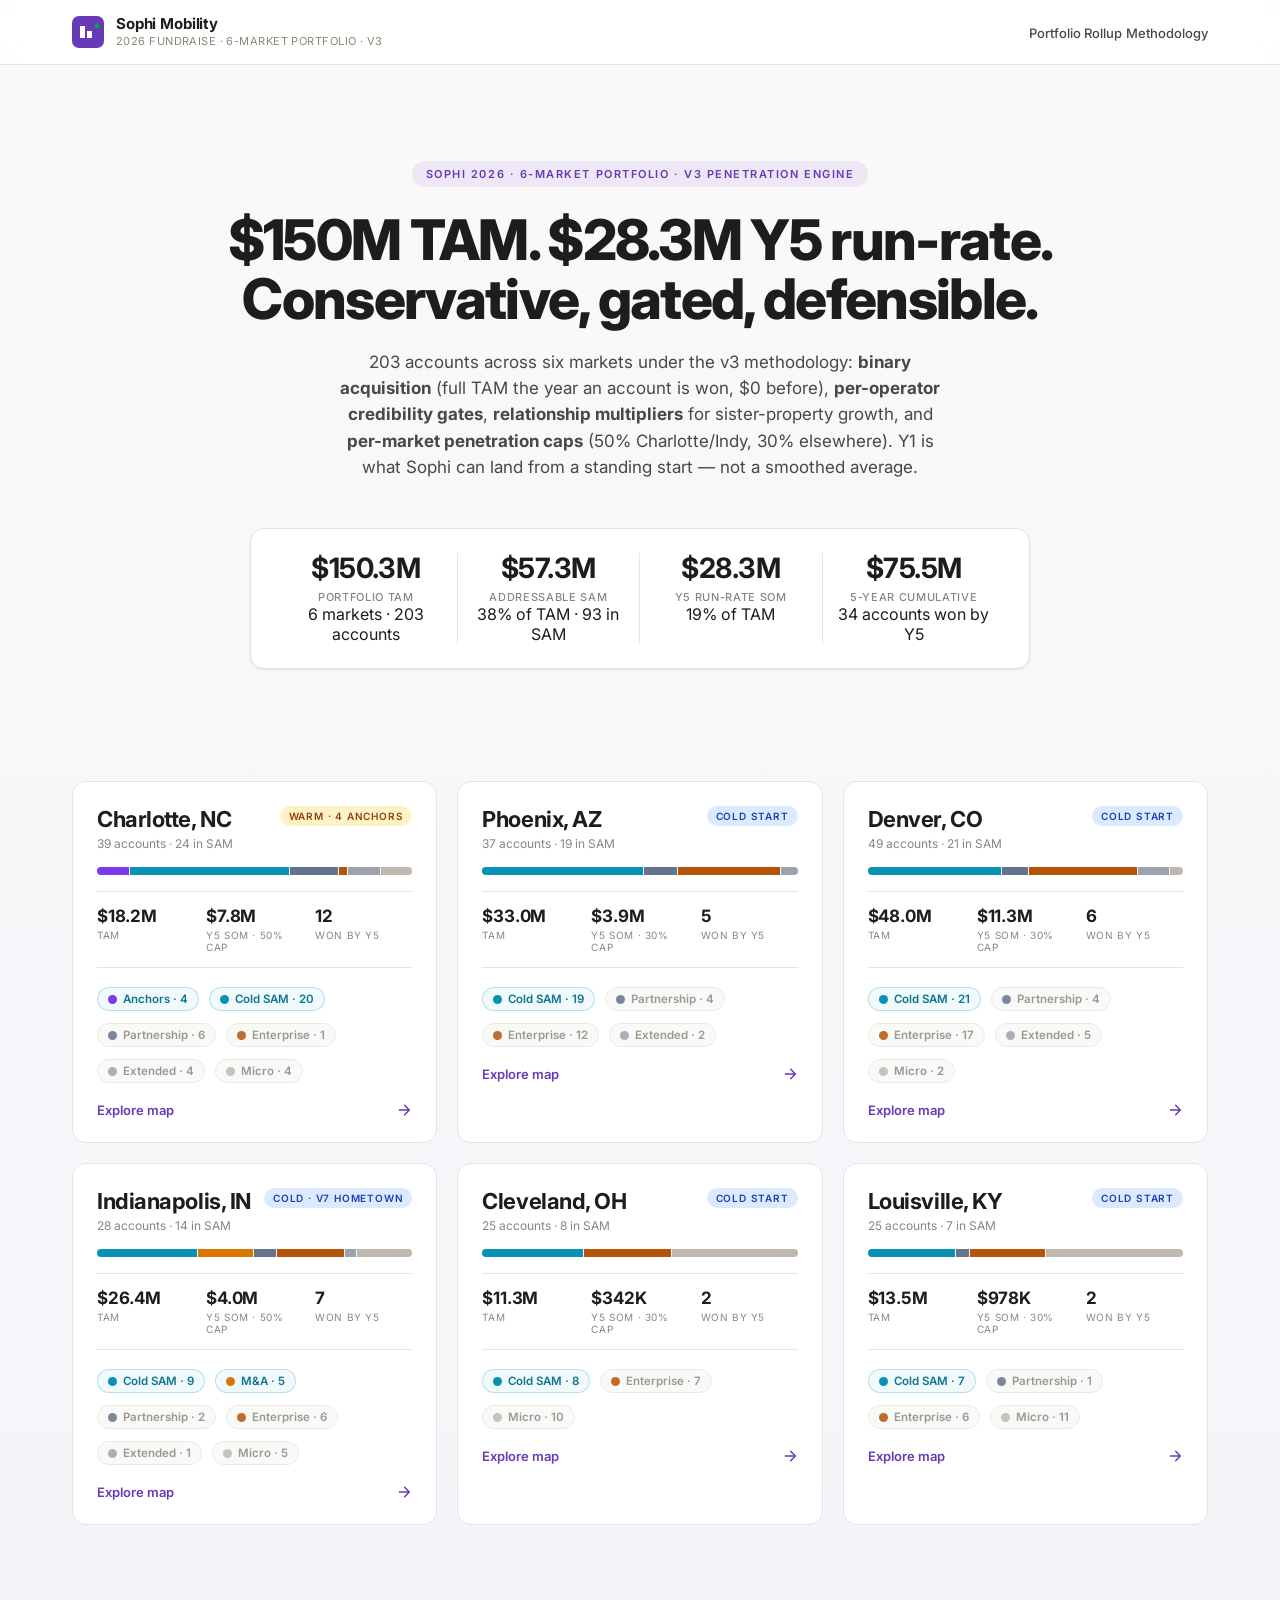
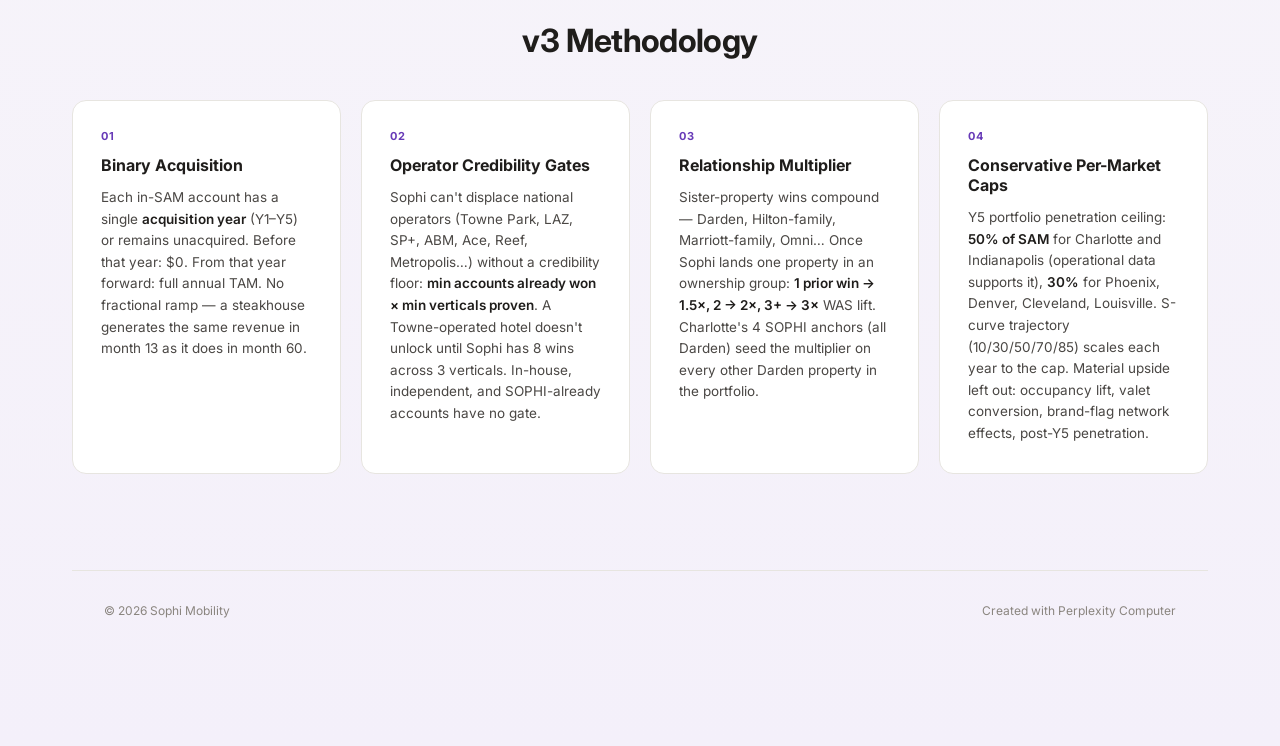
<file: index.html>
<!DOCTYPE html>
<html lang="en">
<head>
<!--
   ______                            __
  / ____/___  ____ ___  ____  __  __/ /____  _____
 / /   / __ \/ __ `__ \/ __ \/ / / / __/ _ \/ ___/
/ /___/ /_/ / / / / / / /_/ / /_/ / /_/  __/ /
\____/\____/_/ /_/ /_/ .___/\__,_/\__/\___/_/
                    /_/
        Created with Perplexity Computer
        https://www.perplexity.ai/computer
-->
<meta name="generator" content="Perplexity Computer">
<meta name="author" content="Perplexity Computer">

<meta charset="UTF-8">
<meta name="viewport" content="width=device-width, initial-scale=1.0">
<title>Sophi Mobility — 6-Market Portfolio (v3)</title>
<link rel="preconnect" href="https://fonts.googleapis.com">
<link rel="preconnect" href="https://fonts.gstatic.com" crossorigin>
<link href="https://fonts.googleapis.com/css2?family=Inter:wght@400;500;600;700;800&display=swap" rel="stylesheet">
<link rel="stylesheet" href="./style.css">
</head>
<body class="landing">

<header class="landing-header">
  <div class="landing-header-inner">
    <div class="logo-lockup">
      <svg width="32" height="32" viewBox="0 0 32 32" fill="none" xmlns="http://www.w3.org/2000/svg" aria-label="Sophi">
        <rect width="32" height="32" rx="7" fill="#673AB7"/>
        <path d="M8 10h5v12H8V10zm7 5h5v7h-5v-7z" fill="white"/>
        <circle cx="25" cy="10" r="2.5" fill="#0F9D58"/>
      </svg>
      <div>
        <div class="logo-title">Sophi Mobility</div>
        <div class="logo-sub">2026 Fundraise · 6-Market Portfolio · v3</div>
      </div>
    </div>
    <div class="landing-header-right">
      <a href="./portfolio.html" class="text-link">Portfolio Rollup</a>
      <a href="#methodology" class="text-link">Methodology</a>
    </div>
  </div>
</header>

<main class="landing-main">

  <section class="hero">
    <div class="hero-eyebrow">SOPHI 2026 · 6-MARKET PORTFOLIO · v3 PENETRATION ENGINE</div>
    <h1 class="hero-title">$150M TAM. $28.3M Y5 run-rate.<br>Conservative, gated, defensible.</h1>
    <p class="hero-lede">
      203 accounts across six markets under the v3 methodology: <strong>binary acquisition</strong>
      (full TAM the year an account is won, $0 before), <strong>per-operator credibility gates</strong>,
      <strong>relationship multipliers</strong> for sister-property growth, and <strong>per-market
      penetration caps</strong> (50% Charlotte/Indy, 30% elsewhere). Y1 is what Sophi can land
      from a standing start — not a smoothed average.
    </p>

    <div class="hero-stats" id="hero-stats">
      <!-- populated by JS -->
    </div>
  </section>

  <section class="market-grid" id="market-grid">
    <!-- populated by JS -->
  </section>

  <section id="methodology" class="methodology">
    <h2 class="section-title">v3 Methodology</h2>
    <div class="method-grid">
      <div class="method-card">
        <div class="method-num">01</div>
        <h3>Binary Acquisition</h3>
        <p>
          Each in-SAM account has a single <strong>acquisition year</strong> (Y1–Y5) or
          remains unacquired. Before that year: $0. From that year forward: full annual TAM.
          No fractional ramp — a steakhouse generates the same revenue in month 13 as it
          does in month 60.
        </p>
      </div>
      <div class="method-card">
        <div class="method-num">02</div>
        <h3>Operator Credibility Gates</h3>
        <p>
          Sophi can't displace national operators (Towne Park, LAZ, SP+, ABM, Ace, Reef,
          Metropolis…) without a credibility floor: <strong>min accounts already won × min
          verticals proven</strong>. A Towne-operated hotel doesn't unlock until Sophi has
          8 wins across 3 verticals. In-house, independent, and SOPHI-already accounts have
          no gate.
        </p>
      </div>
      <div class="method-card">
        <div class="method-num">03</div>
        <h3>Relationship Multiplier</h3>
        <p>
          Sister-property wins compound — Darden, Hilton-family, Marriott-family, Omni…
          Once Sophi lands one property in an ownership group: <strong>1 prior win → 1.5×,
          2 → 2×, 3+ → 3×</strong> WAS lift. Charlotte's 4 SOPHI anchors (all Darden) seed
          the multiplier on every other Darden property in the portfolio.
        </p>
      </div>
      <div class="method-card">
        <div class="method-num">04</div>
        <h3>Conservative Per-Market Caps</h3>
        <p>
          Y5 portfolio penetration ceiling: <strong>50% of SAM</strong> for Charlotte and
          Indianapolis (operational data supports it), <strong>30%</strong> for Phoenix,
          Denver, Cleveland, Louisville. S-curve trajectory (10/30/50/70/85) scales each year
          to the cap. Material upside left out: occupancy lift, valet conversion, brand-flag
          network effects, post-Y5 penetration.
        </p>
      </div>
    </div>
  </section>

  <footer class="landing-footer">
    <div>© 2026 Sophi Mobility</div>
    <a href="https://www.perplexity.ai/computer" target="_blank" rel="noopener noreferrer" class="footer-attribution">Created with Perplexity Computer</a>
  </footer>

</main>

<script src="./data.js"></script>
<script src="./landing.js"></script>

</body>
</html>
</file>
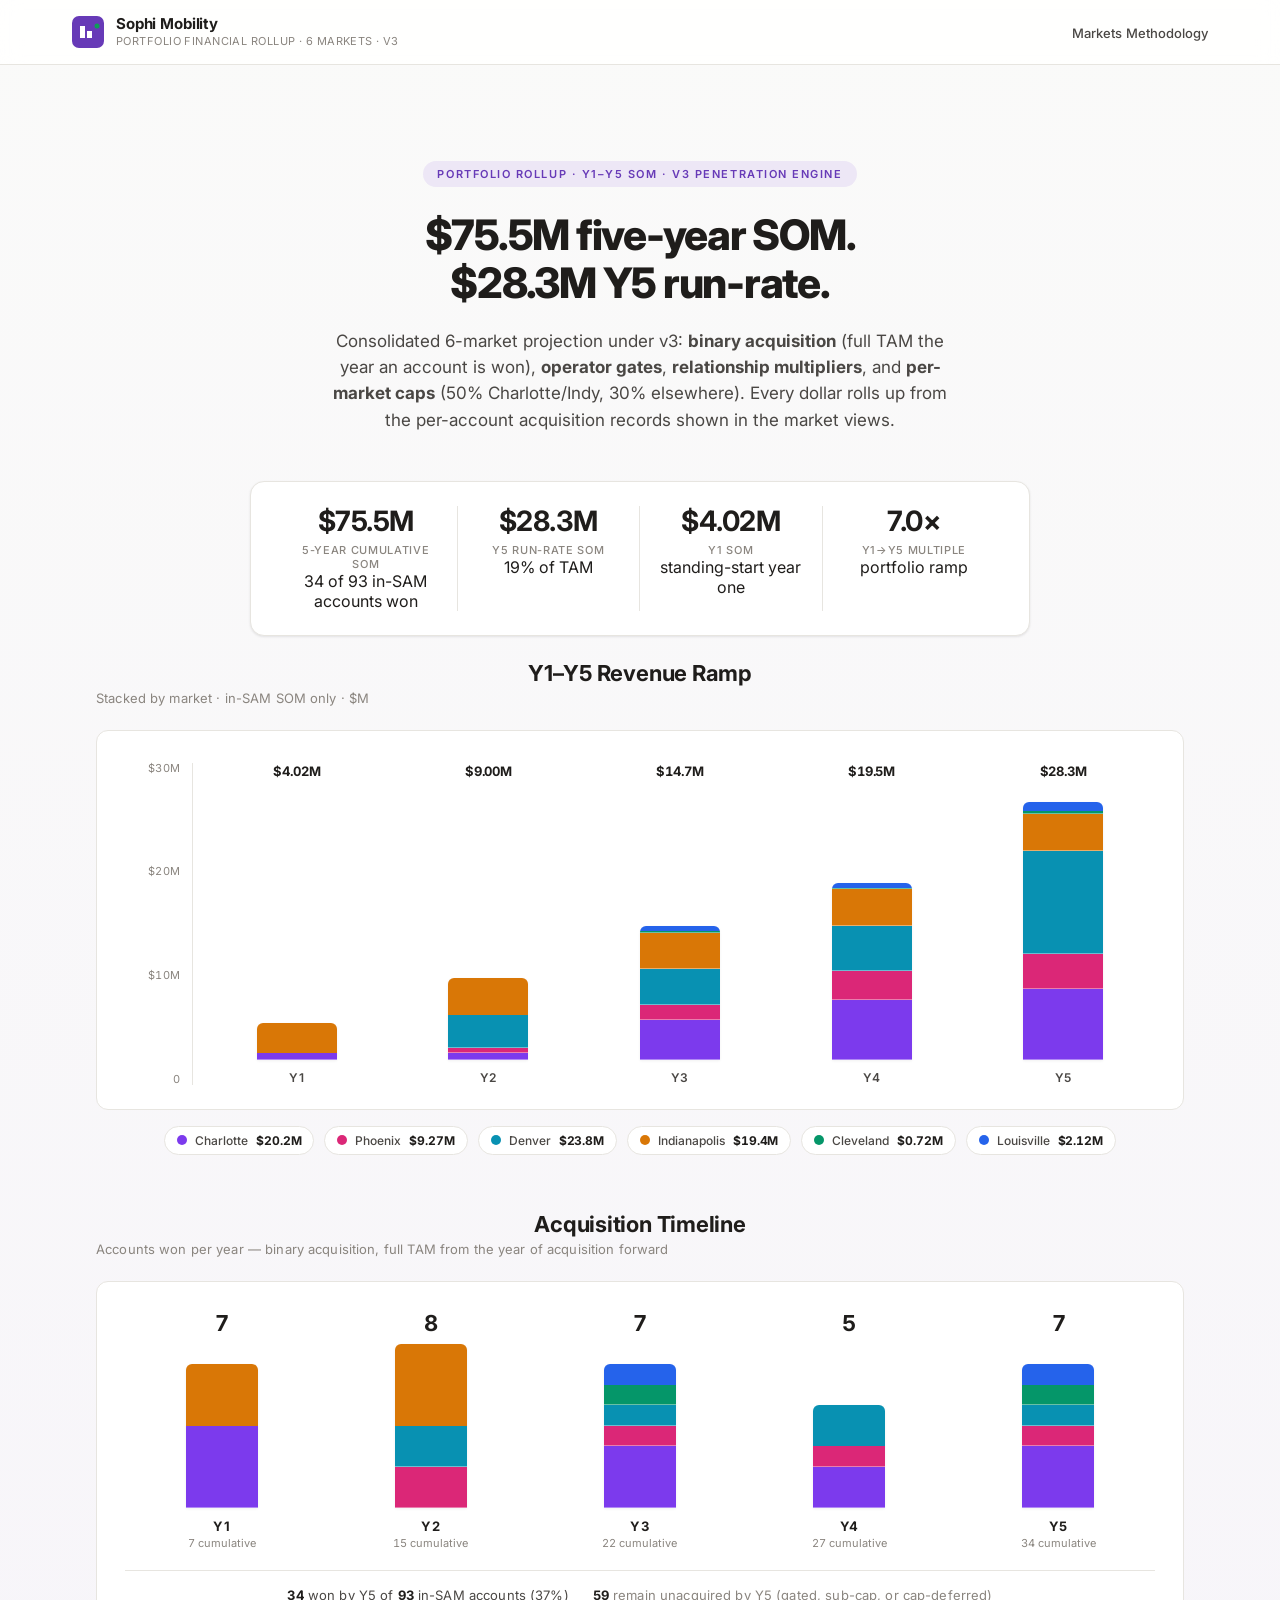
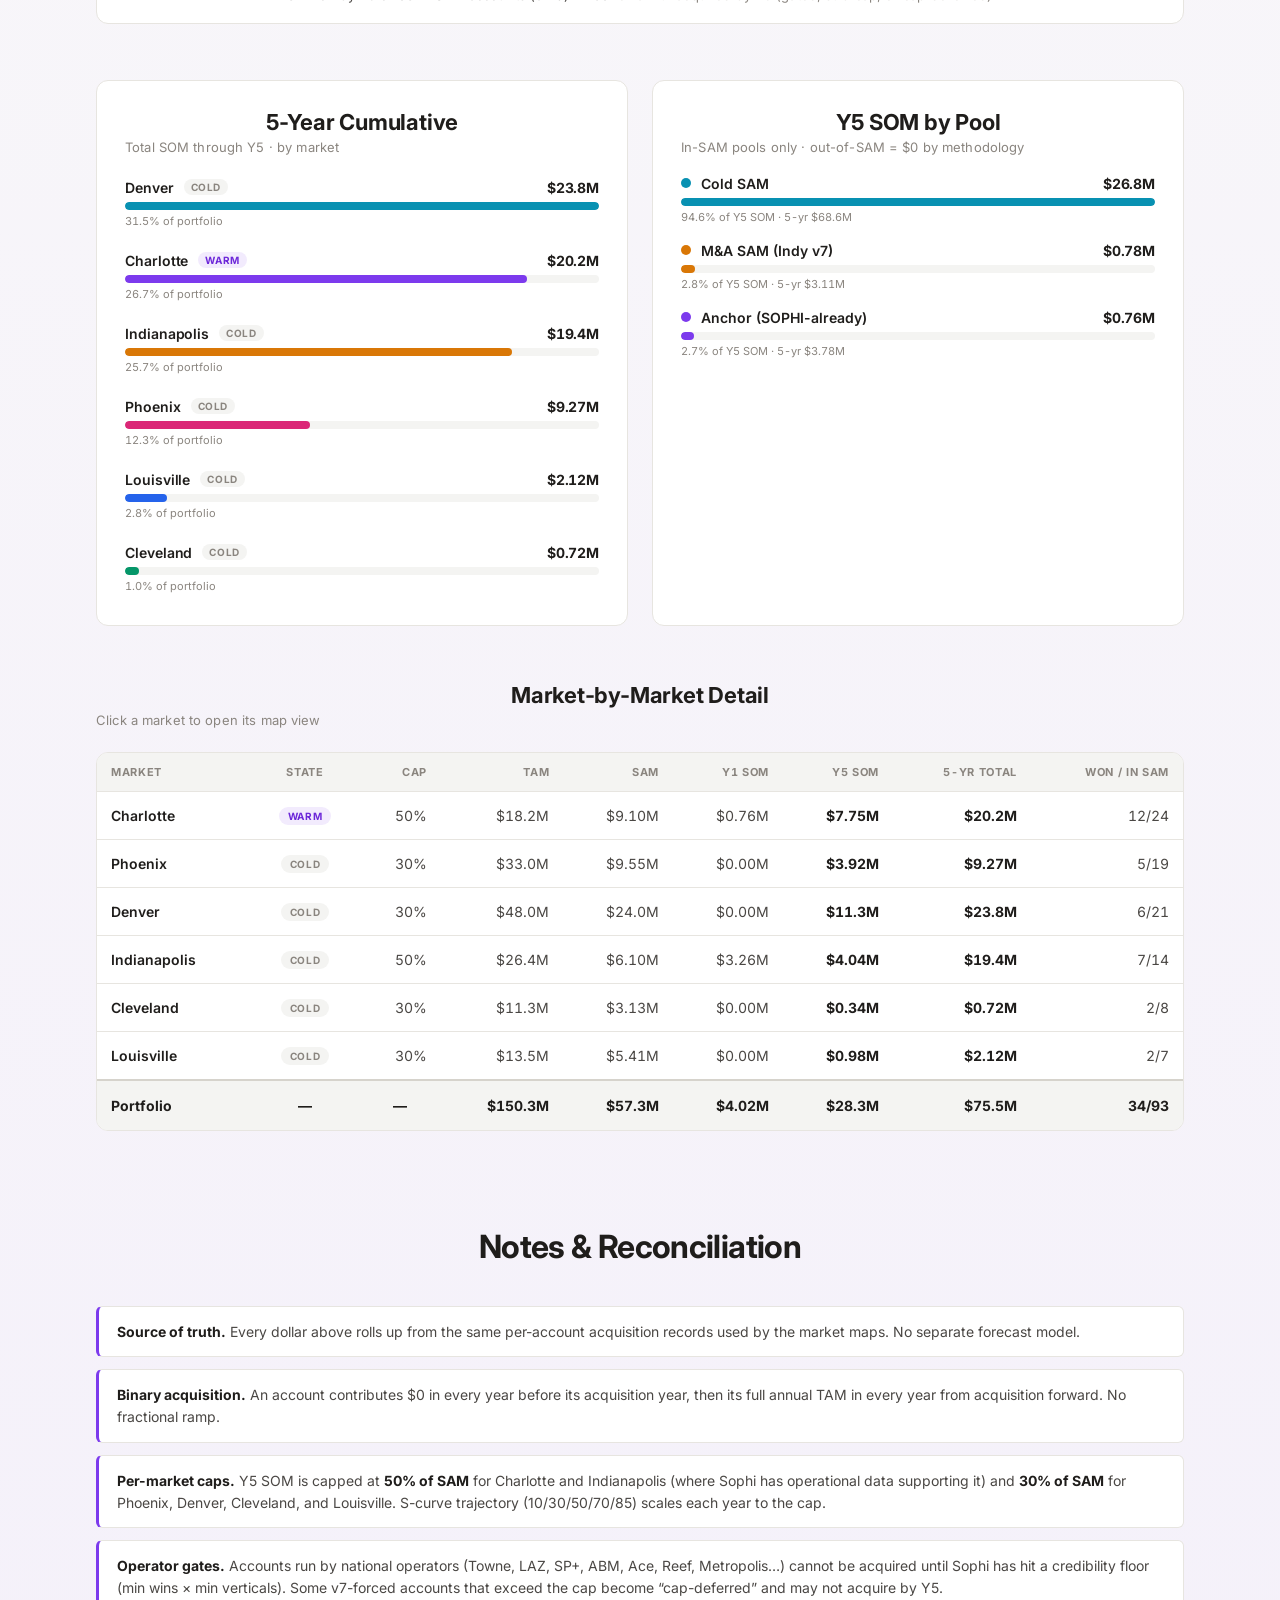
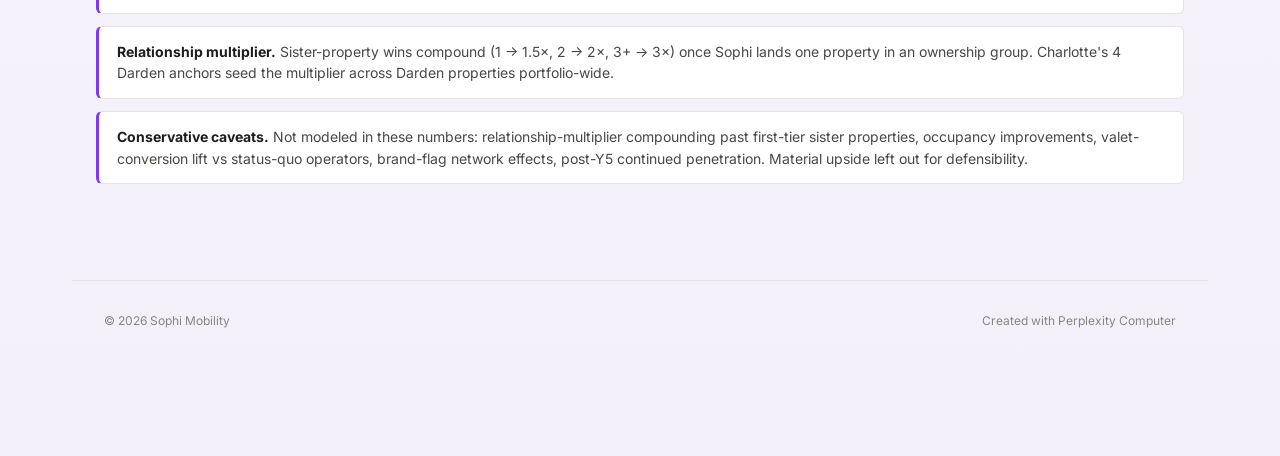
<file: portfolio.html>
<!DOCTYPE html>
<html lang="en">
<head>
<meta name="generator" content="Perplexity Computer">
<meta name="author" content="Perplexity Computer">
<meta charset="UTF-8">
<meta name="viewport" content="width=device-width, initial-scale=1.0">
<title>Sophi Mobility — Portfolio Financial Rollup (v3)</title>
<link rel="preconnect" href="https://fonts.googleapis.com">
<link rel="preconnect" href="https://fonts.gstatic.com" crossorigin>
<link href="https://fonts.googleapis.com/css2?family=Inter:wght@400;500;600;700;800&display=swap" rel="stylesheet">
<link rel="stylesheet" href="./style.css">
</head>
<body class="landing portfolio-page">

<header class="landing-header">
  <div class="landing-header-inner">
    <div class="logo-lockup">
      <a href="./index.html" style="display:flex;align-items:center;gap:12px;text-decoration:none;color:inherit;">
        <svg width="32" height="32" viewBox="0 0 32 32" fill="none" xmlns="http://www.w3.org/2000/svg" aria-label="Sophi">
          <rect width="32" height="32" rx="7" fill="#673AB7"/>
          <path d="M8 10h5v12H8V10zm7 5h5v7h-5v-7z" fill="white"/>
          <circle cx="25" cy="10" r="2.5" fill="#0F9D58"/>
        </svg>
        <div>
          <div class="logo-title">Sophi Mobility</div>
          <div class="logo-sub">Portfolio Financial Rollup · 6 Markets · v3</div>
        </div>
      </a>
    </div>
    <div class="landing-header-right">
      <a href="./index.html" class="text-link">Markets</a>
      <a href="./index.html#methodology" class="text-link">Methodology</a>
    </div>
  </div>
</header>

<main class="landing-main">

  <section class="hero" style="padding-bottom:24px;">
    <div class="hero-eyebrow">PORTFOLIO ROLLUP · Y1–Y5 SOM · v3 PENETRATION ENGINE</div>
    <h1 class="hero-title" style="font-size:42px;line-height:1.15;">
      $75.5M five-year SOM.<br>$28.3M Y5 run-rate.
    </h1>
    <p class="hero-lede">
      Consolidated 6-market projection under v3: <strong>binary acquisition</strong>
      (full TAM the year an account is won), <strong>operator gates</strong>,
      <strong>relationship multipliers</strong>, and <strong>per-market caps</strong>
      (50% Charlotte/Indy, 30% elsewhere). Every dollar rolls up from the per-account
      acquisition records shown in the market views.
    </p>

    <div class="hero-stats" id="rollup-hero-stats"><!-- JS --></div>
  </section>

  <!-- ===== Y1-Y5 Stacked Revenue Chart ===== -->
  <section class="rollup-section">
    <div class="rollup-section-head">
      <h2 class="section-title" style="margin-bottom:4px;">Y1–Y5 Revenue Ramp</h2>
      <p class="section-sub">Stacked by market · in-SAM SOM only · $M</p>
    </div>

    <div class="ramp-chart" id="ramp-chart"><!-- JS --></div>

    <div class="ramp-legend" id="ramp-legend"><!-- JS --></div>
  </section>

  <!-- ===== Acquisition Timeline ===== -->
  <section class="rollup-section">
    <div class="rollup-section-head">
      <h2 class="section-title" style="margin-bottom:4px;">Acquisition Timeline</h2>
      <p class="section-sub">Accounts won per year — binary acquisition, full TAM from the year of acquisition forward</p>
    </div>
    <div class="acq-timeline" id="acq-timeline"><!-- JS --></div>
  </section>

  <!-- ===== Cumulative + Pool Mix two-up ===== -->
  <section class="rollup-twoup">
    <div class="rollup-card">
      <div class="rollup-section-head">
        <h2 class="section-title">5-Year Cumulative</h2>
        <p class="section-sub">Total SOM through Y5 · by market</p>
      </div>
      <div class="cumulative-list" id="cumulative-list"><!-- JS --></div>
    </div>

    <div class="rollup-card">
      <div class="rollup-section-head">
        <h2 class="section-title">Y5 SOM by Pool</h2>
        <p class="section-sub">In-SAM pools only · out-of-SAM = $0 by methodology</p>
      </div>
      <div class="pool-mix" id="pool-mix"><!-- JS --></div>
    </div>
  </section>

  <!-- ===== Comparison Table ===== -->
  <section class="rollup-section">
    <div class="rollup-section-head">
      <h2 class="section-title">Market-by-Market Detail</h2>
      <p class="section-sub">Click a market to open its map view</p>
    </div>

    <div class="rollup-table-wrap">
      <table class="rollup-table" id="rollup-table">
        <thead>
          <tr>
            <th class="t-left">Market</th>
            <th>State</th>
            <th class="t-right">Cap</th>
            <th class="t-right">TAM</th>
            <th class="t-right">SAM</th>
            <th class="t-right">Y1 SOM</th>
            <th class="t-right">Y5 SOM</th>
            <th class="t-right">5-yr Total</th>
            <th class="t-right">Won / In SAM</th>
          </tr>
        </thead>
        <tbody><!-- JS --></tbody>
        <tfoot><!-- JS --></tfoot>
      </table>
    </div>
  </section>

  <!-- ===== Footnotes ===== -->
  <section class="rollup-section rollup-notes">
    <h2 class="section-title">Notes & Reconciliation</h2>
    <ul class="notes-list">
      <li><strong>Source of truth.</strong> Every dollar above rolls up from the same per-account acquisition records used by the market maps. No separate forecast model.</li>
      <li><strong>Binary acquisition.</strong> An account contributes $0 in every year before its acquisition year, then its full annual TAM in every year from acquisition forward. No fractional ramp.</li>
      <li><strong>Per-market caps.</strong> Y5 SOM is capped at <strong>50% of SAM</strong> for Charlotte and Indianapolis (where Sophi has operational data supporting it) and <strong>30% of SAM</strong> for Phoenix, Denver, Cleveland, and Louisville. S-curve trajectory (10/30/50/70/85) scales each year to the cap.</li>
      <li><strong>Operator gates.</strong> Accounts run by national operators (Towne, LAZ, SP+, ABM, Ace, Reef, Metropolis…) cannot be acquired until Sophi has hit a credibility floor (min wins × min verticals). Some v7-forced accounts that exceed the cap become “cap-deferred” and may not acquire by Y5.</li>
      <li><strong>Relationship multiplier.</strong> Sister-property wins compound (1 → 1.5×, 2 → 2×, 3+ → 3×) once Sophi lands one property in an ownership group. Charlotte's 4 Darden anchors seed the multiplier across Darden properties portfolio-wide.</li>
      <li><strong>Conservative caveats.</strong> Not modeled in these numbers: relationship-multiplier compounding past first-tier sister properties, occupancy improvements, valet-conversion lift vs status-quo operators, brand-flag network effects, post-Y5 continued penetration. Material upside left out for defensibility.</li>
    </ul>
  </section>

  <footer class="landing-footer">
    <div>© 2026 Sophi Mobility</div>
    <a href="https://www.perplexity.ai/computer" target="_blank" rel="noopener noreferrer" class="footer-attribution">Created with Perplexity Computer</a>
  </footer>

</main>

<script src="./data.js"></script>
<script src="./portfolio.js"></script>

</body>
</html>
</file>
<file: style.css>
/* =========================================================================
   Sophi Mobility — 6-Market Analysis
   Serves both landing (body.landing) and market view (body.market-view)
   ========================================================================= */

:root {
  /* Sophi palette */
  --sophi-purple: #673AB7;
  --sophi-purple-dark: #512DA8;
  --sophi-purple-soft: #EDE7F6;
  --sophi-green: #0F9D58;
  --sophi-amber: #F59E0B;
  --sophi-red: #EF4444;

  /* Neutrals */
  --bg: #FAFAF9;
  --bg-2: #F4F4F2;
  --surface: #FFFFFF;
  --surface-2: #F9F9F7;
  --border: #E7E5E0;
  --border-strong: #D6D3CC;
  --text: #1F1D1B;
  --text-2: #4A4744;
  --text-3: #8A857F;
  --text-4: #B0ABA4;

  /* Tier colors */
  --tier-a: #8E24AA;
  --tier-b: #1976D2;
  --tier-c: #F59E0B;
  --tier-d: #94A3B8;

  /* Posture colors (legacy — retained for any utilities still referencing them) */
  --posture-sophi: #673AB7;
  --posture-strong: #DC2626;
  --posture-weak: #F59E0B;
  --posture-inhouse: #06B6D4;
  --posture-unknown: #94A3B8;
  --posture-greenfield: #0F9D58;

  /* Pool colors — In-SAM (vibrant) */
  --pool-anchor: #7C3AED;        /* purple — Charlotte anchors only */
  --pool-cold_sam: #0891B2;      /* teal — cold-start SAM core */
  --pool-ma_sam: #D97706;        /* amber/gold — Indy v7 M&A absorption */

  /* Pool colors — Out-of-SAM (muted) */
  --pool-partnership: #64748B;   /* slate */
  --pool-enterprise: #B45309;    /* burnt umber */
  --pool-extended_stay: #9CA3AF; /* light gray */
  --pool-micro: #BFB8AE;         /* warm tan */

  /* Geocode confidence */
  --conf-verified: #0F9D58;
  --conf-approx: #F59E0B;
  --conf-fallback: #94A3B8;

  --radius-sm: 6px;
  --radius: 10px;
  --radius-lg: 14px;
  --radius-xl: 20px;

  --shadow-sm: 0 1px 2px rgba(20, 15, 30, 0.04), 0 1px 3px rgba(20, 15, 30, 0.06);
  --shadow-md: 0 2px 6px rgba(20, 15, 30, 0.06), 0 8px 24px rgba(20, 15, 30, 0.08);
  --shadow-lg: 0 8px 20px rgba(20, 15, 30, 0.08), 0 24px 48px rgba(20, 15, 30, 0.12);

  --header-h: 64px;
  --sidebar-w: 320px;
}

* { box-sizing: border-box; }

html, body {
  margin: 0;
  padding: 0;
  font-family: 'Inter', system-ui, -apple-system, sans-serif;
  color: var(--text);
  background: var(--bg);
  -webkit-font-smoothing: antialiased;
}

button {
  font-family: inherit;
  cursor: pointer;
}

a {
  color: inherit;
  text-decoration: none;
}

/* ==========================================================================
   LANDING PAGE
   ========================================================================== */

body.landing {
  background: linear-gradient(180deg, #FAFAF9 0%, #F4F0FA 100%);
  min-height: 100vh;
}

.landing-header {
  position: sticky;
  top: 0;
  z-index: 20;
  background: rgba(255, 255, 255, 0.85);
  backdrop-filter: saturate(160%) blur(10px);
  -webkit-backdrop-filter: saturate(160%) blur(10px);
  border-bottom: 1px solid var(--border);
}
.landing-header-inner {
  max-width: 1200px;
  margin: 0 auto;
  padding: 16px 32px;
  display: flex;
  align-items: center;
  justify-content: space-between;
}
.logo-lockup {
  display: flex;
  align-items: center;
  gap: 12px;
}
.logo-title {
  font-size: 15px;
  font-weight: 700;
  letter-spacing: -0.01em;
  color: var(--text);
  line-height: 1;
}
.logo-sub {
  font-size: 11px;
  color: var(--text-3);
  margin-top: 3px;
  letter-spacing: 0.04em;
  text-transform: uppercase;
}
.text-link {
  font-size: 13px;
  font-weight: 500;
  color: var(--text-2);
  transition: color 0.15s;
}
.text-link:hover { color: var(--sophi-purple); }

.landing-main {
  max-width: 1200px;
  margin: 0 auto;
  padding: 64px 32px 96px;
}

.hero {
  text-align: center;
  padding: 32px 16px 56px;
}
.hero-eyebrow {
  display: inline-block;
  font-size: 11px;
  font-weight: 600;
  letter-spacing: 0.14em;
  text-transform: uppercase;
  color: var(--sophi-purple);
  background: var(--sophi-purple-soft);
  padding: 6px 14px;
  border-radius: 999px;
  margin-bottom: 24px;
}
.hero-title {
  font-size: clamp(32px, 5vw, 56px);
  font-weight: 800;
  letter-spacing: -0.03em;
  line-height: 1.05;
  margin: 0 0 20px;
  color: var(--text);
}
.hero-lede {
  max-width: 620px;
  margin: 0 auto;
  font-size: 17px;
  line-height: 1.55;
  color: var(--text-2);
}

.hero-stats {
  display: grid;
  grid-template-columns: repeat(4, 1fr);
  gap: 0;
  max-width: 780px;
  margin: 48px auto 0;
  padding: 24px;
  background: var(--surface);
  border: 1px solid var(--border);
  border-radius: var(--radius-lg);
  box-shadow: var(--shadow-sm);
}
.hero-stat {
  text-align: center;
  padding: 0 12px;
  border-right: 1px solid var(--border);
}
.hero-stat:last-child { border-right: 0; }
.hero-stat-num {
  font-size: 28px;
  font-weight: 700;
  letter-spacing: -0.02em;
  color: var(--text);
  line-height: 1.1;
}
.hero-stat-lbl {
  font-size: 11px;
  font-weight: 500;
  color: var(--text-3);
  letter-spacing: 0.06em;
  text-transform: uppercase;
  margin-top: 6px;
}

.market-grid {
  margin-top: 56px;
  display: grid;
  grid-template-columns: repeat(auto-fill, minmax(320px, 1fr));
  gap: 20px;
}

.market-card {
  display: block;
  background: var(--surface);
  border: 1px solid var(--border);
  border-radius: var(--radius-lg);
  padding: 24px;
  cursor: pointer;
  transition: transform 0.2s ease, box-shadow 0.2s ease, border-color 0.2s ease;
  position: relative;
  overflow: hidden;
}
.market-card:hover {
  transform: translateY(-2px);
  border-color: var(--sophi-purple);
  box-shadow: var(--shadow-md);
}
.market-card::before {
  content: '';
  position: absolute;
  left: 0; top: 0; bottom: 0;
  width: 4px;
  background: var(--sophi-purple);
  opacity: 0;
  transition: opacity 0.2s;
}
.market-card:hover::before { opacity: 1; }

.market-card-head {
  display: flex;
  justify-content: space-between;
  align-items: flex-start;
  margin-bottom: 16px;
}
.market-card-title {
  font-size: 22px;
  font-weight: 700;
  letter-spacing: -0.02em;
  color: var(--text);
}
.market-card-sub {
  font-size: 12px;
  color: var(--text-3);
  margin-top: 4px;
}
.market-state-badge {
  font-size: 10px;
  font-weight: 600;
  letter-spacing: 0.08em;
  text-transform: uppercase;
  padding: 4px 9px;
  border-radius: 999px;
}
.market-state-badge.warm {
  background: #FEF3C7;
  color: #92400E;
}
.market-state-badge.cold {
  background: #DBEAFE;
  color: #1E40AF;
}

.tier-distribution {
  display: flex;
  gap: 4px;
  margin-bottom: 16px;
  height: 6px;
  border-radius: 4px;
  overflow: hidden;
}
.tier-bar {
  height: 100%;
  transition: opacity 0.2s;
}
.tier-bar.a { background: var(--tier-a); }
.tier-bar.b { background: var(--tier-b); }
.tier-bar.c { background: var(--tier-c); }
.tier-bar.d { background: var(--tier-d); }

.market-card-stats {
  display: grid;
  grid-template-columns: repeat(3, 1fr);
  gap: 12px;
  margin-bottom: 16px;
  padding: 14px 0;
  border-top: 1px solid var(--border);
  border-bottom: 1px solid var(--border);
}
.market-card-stat-val {
  font-size: 17px;
  font-weight: 700;
  letter-spacing: -0.01em;
  color: var(--text);
}
.market-card-stat-lbl {
  font-size: 10px;
  color: var(--text-3);
  letter-spacing: 0.06em;
  text-transform: uppercase;
  margin-top: 3px;
}

.market-card-tiers {
  display: flex;
  gap: 6px;
  flex-wrap: wrap;
  margin-bottom: 16px;
}
.tier-chip {
  display: inline-flex;
  align-items: center;
  gap: 5px;
  font-size: 11px;
  font-weight: 600;
  color: var(--text-2);
  padding: 3px 8px 3px 4px;
  border-radius: 4px;
  background: var(--bg-2);
}
.tier-chip .tier-dot {
  width: 10px;
  height: 10px;
  border-radius: 2px;
}

.market-card-cta {
  display: flex;
  align-items: center;
  justify-content: space-between;
  font-size: 13px;
  font-weight: 600;
  color: var(--sophi-purple);
}
.market-card-cta svg {
  transition: transform 0.2s;
}
.market-card:hover .market-card-cta svg {
  transform: translateX(4px);
}

.section-title {
  font-size: 32px;
  font-weight: 700;
  letter-spacing: -0.02em;
  text-align: center;
  margin: 96px 0 40px;
  color: var(--text);
}

.method-grid {
  display: grid;
  grid-template-columns: repeat(auto-fit, minmax(240px, 1fr));
  gap: 20px;
}
.method-card {
  background: var(--surface);
  border: 1px solid var(--border);
  border-radius: var(--radius-lg);
  padding: 28px;
}
.method-num {
  font-size: 11px;
  font-weight: 700;
  color: var(--sophi-purple);
  letter-spacing: 0.1em;
  margin-bottom: 12px;
}
.method-card h3 {
  font-size: 16px;
  font-weight: 700;
  margin: 0 0 12px;
  color: var(--text);
}
.method-card p {
  font-size: 13.5px;
  line-height: 1.6;
  color: var(--text-2);
  margin: 0;
}
.method-card strong {
  color: var(--text);
  font-weight: 600;
}

.tier-inline {
  display: inline-flex;
  align-items: center;
  justify-content: center;
  width: 18px;
  height: 18px;
  border-radius: 4px;
  color: white;
  font-size: 10px;
  font-weight: 700;
  margin-right: 6px;
  vertical-align: middle;
}
.tier-inline.a { background: var(--tier-a); }
.tier-inline.b { background: var(--tier-b); }
.tier-inline.c { background: var(--tier-c); }
.tier-inline.d { background: var(--tier-d); }

.landing-footer {
  max-width: 1200px;
  margin: 96px auto 0;
  padding: 32px;
  border-top: 1px solid var(--border);
  display: flex;
  justify-content: space-between;
  align-items: center;
  font-size: 12px;
  color: var(--text-3);
}
.footer-attribution {
  color: var(--text-3);
  transition: color 0.15s;
}
.footer-attribution:hover { color: var(--sophi-purple); }

@media (max-width: 720px) {
  .landing-main { padding: 32px 20px 64px; }
  .hero { padding: 16px 4px 32px; }
  .hero-stats {
    grid-template-columns: repeat(2, 1fr);
    gap: 16px 0;
    padding: 20px;
  }
  .hero-stat { border-right: 0; padding: 8px 0; }
  .hero-stat:nth-child(odd) { border-right: 1px solid var(--border); }
  .section-title { margin: 64px 0 24px; font-size: 24px; }
  .landing-header-inner { padding: 12px 20px; }
  .market-grid { margin-top: 32px; }
}

/* ==========================================================================
   MARKET VIEW
   ========================================================================== */

body.market-view {
  overflow: hidden;
  height: 100vh;
}

#header {
  position: fixed;
  top: 0; left: 0; right: 0;
  height: var(--header-h);
  background: var(--surface);
  border-bottom: 1px solid var(--border);
  display: flex;
  align-items: center;
  justify-content: space-between;
  padding: 0 20px;
  z-index: 15;
}
.header-left {
  display: flex;
  align-items: center;
  gap: 12px;
}
.back-link {
  display: flex;
  align-items: center;
  justify-content: center;
  width: 36px;
  height: 36px;
  border-radius: 8px;
  color: var(--text-2);
  transition: background 0.15s, color 0.15s;
}
.back-link:hover {
  background: var(--bg-2);
  color: var(--sophi-purple);
}
.logo {
  display: flex;
  align-items: center;
}
.header-title h1 {
  font-size: 18px;
  font-weight: 700;
  letter-spacing: -0.02em;
  margin: 0;
  color: var(--text);
  line-height: 1.1;
}
.header-subtitle {
  font-size: 11px;
  color: var(--text-3);
  letter-spacing: 0.02em;
}
.header-right {
  display: flex;
  align-items: center;
  gap: 12px;
}
.stat-pill {
  display: flex;
  align-items: baseline;
  gap: 6px;
  padding: 7px 12px;
  background: var(--bg-2);
  border-radius: 999px;
  font-size: 12px;
}
.stat-num {
  font-weight: 700;
  color: var(--text);
  font-size: 13px;
}
.stat-label {
  color: var(--text-3);
  font-size: 11px;
  letter-spacing: 0.04em;
  text-transform: uppercase;
}
.market-switcher {
  appearance: none;
  -webkit-appearance: none;
  background: var(--surface);
  border: 1px solid var(--border-strong);
  border-radius: 8px;
  padding: 8px 32px 8px 12px;
  font-size: 13px;
  font-weight: 500;
  color: var(--text);
  cursor: pointer;
  background-image: url("data:image/svg+xml,%3Csvg xmlns='http://www.w3.org/2000/svg' width='12' height='12' viewBox='0 0 24 24' fill='none' stroke='%234A4744' stroke-width='2.5' stroke-linecap='round' stroke-linejoin='round'%3E%3Cpolyline points='6 9 12 15 18 9'%3E%3C/polyline%3E%3C/svg%3E");
  background-repeat: no-repeat;
  background-position: right 10px center;
}
.market-switcher:hover {
  border-color: var(--sophi-purple);
}

#sidebar {
  position: fixed;
  top: var(--header-h);
  left: 0;
  bottom: 0;
  width: var(--sidebar-w);
  background: var(--surface);
  border-right: 1px solid var(--border);
  overflow-y: auto;
  z-index: 10;
  padding: 20px;
}

.sidebar-section {
  margin-bottom: 24px;
  padding-bottom: 24px;
  border-bottom: 1px solid var(--border);
}
.sidebar-section:last-child {
  border-bottom: 0;
  margin-bottom: 0;
  padding-bottom: 8px;
}
.sidebar-section h3 {
  font-size: 11px;
  font-weight: 600;
  letter-spacing: 0.1em;
  text-transform: uppercase;
  color: var(--text-3);
  margin: 0 0 12px;
}

.summary-section { padding-bottom: 20px; }
.summary-row {
  display: grid;
  grid-template-columns: repeat(3, 1fr);
  gap: 8px;
  margin-bottom: 12px;
}
.summary-mini {
  display: flex;
  flex-direction: column;
  gap: 3px;
  padding: 10px 8px;
  background: var(--bg-2);
  border-radius: 8px;
  text-align: center;
}
.smini-val {
  font-size: 14px;
  font-weight: 700;
  color: var(--text);
  letter-spacing: -0.01em;
  line-height: 1.1;
}
.smini-lbl {
  font-size: 9.5px;
  color: var(--text-3);
  letter-spacing: 0.05em;
  text-transform: uppercase;
}
.state-badge {
  display: inline-block;
  font-size: 10px;
  font-weight: 600;
  letter-spacing: 0.08em;
  text-transform: uppercase;
  padding: 4px 10px;
  border-radius: 999px;
  background: #DBEAFE;
  color: #1E40AF;
}
.state-badge.warm {
  background: #FEF3C7;
  color: #92400E;
}

.filter-item {
  display: flex;
  align-items: center;
  gap: 10px;
  padding: 7px 6px;
  margin: 0 -6px;
  border-radius: 6px;
  cursor: pointer;
  transition: background 0.12s;
  font-size: 13px;
}
.filter-item:hover { background: var(--bg-2); }
.filter-item input[type="checkbox"] {
  margin: 0;
  cursor: pointer;
  accent-color: var(--sophi-purple);
}
.filter-label {
  flex: 1;
  color: var(--text-2);
}
.filter-count {
  font-size: 11px;
  color: var(--text-3);
  font-variant-numeric: tabular-nums;
}

.tier-badge {
  display: inline-flex;
  align-items: center;
  justify-content: center;
  width: 20px;
  height: 20px;
  border-radius: 4px;
  color: white;
  font-size: 11px;
  font-weight: 700;
}
.tier-badge.a { background: var(--tier-a); }
.tier-badge.b { background: var(--tier-b); }
.tier-badge.c { background: var(--tier-c); }
.tier-badge.d { background: var(--tier-d); }

.posture-dot {
  width: 11px;
  height: 11px;
  border-radius: 50%;
  flex-shrink: 0;
}
.posture-dot.sophi     { background: var(--posture-sophi); }
.posture-dot.strong    { background: var(--posture-strong); }
.posture-dot.weak      { background: var(--posture-weak); }
.posture-dot.inhouse   { background: var(--posture-inhouse); }
.posture-dot.unknown   { background: var(--posture-unknown); }
.posture-dot.greenfield{ background: var(--posture-greenfield); }

#search-input {
  width: 100%;
  padding: 9px 12px;
  border: 1px solid var(--border-strong);
  border-radius: 8px;
  font-size: 13px;
  font-family: inherit;
  color: var(--text);
  background: var(--surface);
}
#search-input:focus {
  outline: none;
  border-color: var(--sophi-purple);
  box-shadow: 0 0 0 3px rgba(103, 58, 183, 0.1);
}

.legend-note {
  font-size: 11.5px;
  color: var(--text-3);
  line-height: 1.6;
}
.legend-row {
  display: flex;
  align-items: center;
  gap: 8px;
  padding: 3px 0;
}
.conf-dot {
  width: 10px;
  height: 10px;
  border-radius: 50%;
  flex-shrink: 0;
}
.conf-dot.v { background: var(--conf-verified); }
.conf-dot.a { background: var(--conf-approx); }
.conf-dot.f {
  background: var(--conf-fallback);
  border: 1.5px dashed #6B7280;
  border-radius: 50%;
}

#map {
  position: fixed;
  top: var(--header-h);
  left: var(--sidebar-w);
  right: 0;
  bottom: 0;
}

/* MapLibre marker styles */
.map-marker {
  width: 16px;
  height: 16px;
  border-radius: 50%;
  border: 2px solid white;
  box-shadow: 0 1px 3px rgba(0,0,0,0.3), 0 2px 6px rgba(0,0,0,0.2);
  cursor: pointer;
  transition: transform 0.15s;
}
.map-marker:hover {
  transform: scale(1.35);
  z-index: 100;
}
/* In-SAM markers — vibrant, larger */
.map-marker.pool-anchor      { background: var(--pool-anchor);   width: 22px; height: 22px; }
.map-marker.pool-cold_sam    { background: var(--pool-cold_sam); width: 18px; height: 18px; }
.map-marker.pool-ma_sam      { background: var(--pool-ma_sam);   width: 18px; height: 18px; }

/* Out-of-SAM markers — muted, smaller */
.map-marker.pool-partnership   { background: var(--pool-partnership);   width: 11px; height: 11px; border-width: 1.5px; opacity: 0.72; }
.map-marker.pool-enterprise    { background: var(--pool-enterprise);    width: 11px; height: 11px; border-width: 1.5px; opacity: 0.72; }
.map-marker.pool-extended_stay { background: var(--pool-extended_stay); width: 10px; height: 10px; border-width: 1.5px; opacity: 0.65; }
.map-marker.pool-micro         { background: var(--pool-micro);         width: 9px;  height: 9px;  border-width: 1.5px; opacity: 0.6; }

/* In-SAM gets a soft glow */
.map-marker.in-sam {
  box-shadow: 0 0 0 3px rgba(255, 255, 255, 0.55), 0 1px 4px rgba(0,0,0,0.28), 0 4px 10px rgba(0,0,0,0.18);
}

/* M&A absorption gets a subtle pulse to flag Indy v7 carry-in */
.map-marker.pool-ma_sam {
  box-shadow: 0 0 0 3px rgba(217, 119, 6, 0.18), 0 1px 4px rgba(0,0,0,0.28), 0 4px 10px rgba(0,0,0,0.18);
}

.map-marker.fallback {
  border-style: dashed;
  opacity: 0.55 !important;
}

/* Map marker hovering always brings to front */
.map-marker.out-sam:hover {
  opacity: 1;
}

/* Modal */
.modal-overlay {
  position: fixed;
  inset: 0;
  background: rgba(20, 15, 30, 0.45);
  backdrop-filter: blur(3px);
  -webkit-backdrop-filter: blur(3px);
  display: flex;
  align-items: center;
  justify-content: center;
  z-index: 50;
  padding: 24px;
  animation: fadein 0.15s ease;
}
.modal-overlay.hidden { display: none; }
@keyframes fadein { from { opacity: 0; } to { opacity: 1; } }

.modal {
  background: var(--surface);
  border-radius: var(--radius-lg);
  width: 100%;
  max-width: 640px;
  max-height: 88vh;
  overflow-y: auto;
  box-shadow: var(--shadow-lg);
  position: relative;
  animation: slideup 0.2s ease;
}
@keyframes slideup {
  from { transform: translateY(16px); opacity: 0; }
  to { transform: translateY(0); opacity: 1; }
}

.modal-close {
  position: absolute;
  top: 14px;
  right: 14px;
  width: 32px;
  height: 32px;
  border-radius: 50%;
  border: 0;
  background: var(--bg-2);
  color: var(--text-2);
  font-size: 20px;
  line-height: 1;
  z-index: 5;
  transition: background 0.15s;
}
.modal-close:hover { background: var(--border); }

.modal-hero {
  padding: 28px 28px 20px;
  background: linear-gradient(135deg, var(--sophi-purple-soft) 0%, #FFF 100%);
  border-radius: var(--radius-lg) var(--radius-lg) 0 0;
  border-bottom: 1px solid var(--border);
}
.modal-hero-row {
  display: flex;
  align-items: center;
  gap: 10px;
  margin-bottom: 10px;
  flex-wrap: wrap;
}
.modal-tier {
  display: inline-flex;
  align-items: center;
  gap: 6px;
  font-size: 11px;
  font-weight: 700;
  padding: 4px 10px;
  border-radius: 999px;
  color: white;
  letter-spacing: 0.04em;
}
.modal-tier.a { background: var(--tier-a); }
.modal-tier.b { background: var(--tier-b); }
.modal-tier.c { background: var(--tier-c); }
.modal-tier.d { background: var(--tier-d); }

.modal-tam-chip {
  font-size: 12px;
  font-weight: 700;
  color: var(--sophi-green);
  background: #DCFCE7;
  padding: 4px 10px;
  border-radius: 999px;
  letter-spacing: -0.01em;
}

.modal-posture-chip {
  display: inline-flex;
  align-items: center;
  gap: 6px;
  font-size: 11.5px;
  font-weight: 600;
  padding: 4px 10px 4px 8px;
  border-radius: 999px;
  color: var(--text-2);
  background: white;
  border: 1px solid var(--border-strong);
}
.modal-posture-chip .posture-dot {
  width: 8px;
  height: 8px;
}

.modal-title {
  font-size: 22px;
  font-weight: 700;
  letter-spacing: -0.02em;
  color: var(--text);
  margin: 0 0 6px;
  padding-right: 36px;
  line-height: 1.2;
}
.modal-subtitle {
  font-size: 13px;
  color: var(--text-3);
  display: flex;
  flex-wrap: wrap;
  gap: 10px;
}

.modal-body {
  padding: 24px 28px 28px;
}

.modal-group {
  margin-bottom: 24px;
}
.modal-group:last-child { margin-bottom: 0; }
.modal-group-title {
  font-size: 10.5px;
  font-weight: 700;
  letter-spacing: 0.12em;
  text-transform: uppercase;
  color: var(--text-3);
  margin: 0 0 12px;
  padding-bottom: 8px;
  border-bottom: 1px solid var(--border);
}

.modal-fields {
  display: grid;
  grid-template-columns: repeat(2, 1fr);
  gap: 14px;
}
.modal-field {
  display: flex;
  flex-direction: column;
  gap: 3px;
  min-width: 0;
}
.modal-field.wide {
  grid-column: 1 / -1;
}
.modal-field-lbl {
  font-size: 10.5px;
  font-weight: 600;
  letter-spacing: 0.06em;
  text-transform: uppercase;
  color: var(--text-3);
}
.modal-field-val {
  font-size: 13.5px;
  color: var(--text);
  word-break: break-word;
  line-height: 1.45;
}
.modal-field-val.empty {
  color: var(--text-4);
  font-style: italic;
}
.modal-field-val a {
  color: var(--sophi-purple);
  text-decoration: underline;
  text-decoration-thickness: 1px;
  text-underline-offset: 2px;
}

.signal-strip {
  display: flex;
  flex-wrap: wrap;
  gap: 6px;
  margin-top: 8px;
}
.signal-chip {
  font-size: 11px;
  font-weight: 600;
  padding: 3px 9px;
  border-radius: 999px;
  background: var(--bg-2);
  color: var(--text-2);
}
.signal-chip.positive {
  background: #DCFCE7;
  color: #065F46;
}
.signal-chip.neutral {
  background: #DBEAFE;
  color: #1E40AF;
}
.signal-chip.warning {
  background: #FEF3C7;
  color: #92400E;
}
.signal-chip.negative {
  background: #FEE2E2;
  color: #991B1B;
}

.sidebar-toggle {
  display: none;
  position: fixed;
  bottom: 20px;
  left: 20px;
  z-index: 30;
  width: 48px;
  height: 48px;
  border-radius: 50%;
  background: var(--sophi-purple);
  color: white;
  border: 0;
  box-shadow: var(--shadow-md);
}

/* MapLibre popup hover preview */
.maplibregl-popup-content {
  padding: 10px 12px;
  font-family: inherit;
  font-size: 12.5px;
  border-radius: 8px;
  box-shadow: var(--shadow-md);
  min-width: 160px;
}
.popup-title {
  font-weight: 700;
  font-size: 13px;
  color: var(--text);
  margin-bottom: 3px;
  letter-spacing: -0.01em;
}
.popup-meta {
  color: var(--text-3);
  font-size: 11.5px;
}

/* ==========================================================================
   POOL SYSTEM — shared between landing & market view
   ========================================================================== */

.pool-dot {
  width: 11px;
  height: 11px;
  border-radius: 50%;
  flex-shrink: 0;
  display: inline-block;
}
.pool-anchor-dot        { background: var(--pool-anchor); }
.pool-cold_sam-dot      { background: var(--pool-cold_sam); }
.pool-ma_sam-dot        { background: var(--pool-ma_sam); }
.pool-partnership-dot   { background: var(--pool-partnership); }
.pool-enterprise-dot    { background: var(--pool-enterprise); }
.pool-extended_stay-dot { background: var(--pool-extended_stay); }
.pool-micro-dot         { background: var(--pool-micro); }

/* Landing: pool composition bar (one row segmented by pool counts) */
.pool-distribution {
  display: flex;
  height: 8px;
  border-radius: 999px;
  overflow: hidden;
  background: var(--bg-2);
  margin: 14px 0 16px;
  gap: 1px;
}
.pool-bar { height: 100%; min-width: 2px; }
.pool-bar.pool-anchor        { background: var(--pool-anchor); }
.pool-bar.pool-cold_sam      { background: var(--pool-cold_sam); }
.pool-bar.pool-ma_sam        { background: var(--pool-ma_sam); }
.pool-bar.pool-partnership   { background: var(--pool-partnership); }
.pool-bar.pool-enterprise    { background: var(--pool-enterprise); }
.pool-bar.pool-extended_stay { background: var(--pool-extended_stay); }
.pool-bar.pool-micro         { background: var(--pool-micro); }

/* Landing: pool chips (pill list) */
.pool-chip {
  display: inline-flex;
  align-items: center;
  gap: 6px;
  padding: 4px 10px;
  border-radius: 999px;
  font-size: 11.5px;
  font-weight: 600;
  background: var(--surface);
  border: 1px solid var(--border);
  color: var(--text-2);
  margin: 3px 4px 3px 0;
}
.pool-chip.in-sam {
  background: rgba(8, 145, 178, 0.06);
  border-color: rgba(8, 145, 178, 0.25);
  color: #0E7490;
}
.pool-chip.out-sam {
  background: var(--surface-2);
  border-color: var(--border);
  color: var(--text-3);
  opacity: 0.85;
}
.pool-chip .pool-dot { width: 9px; height: 9px; }

/* Market-view legend swatches */
.legend-swatch {
  display: inline-block;
  width: 14px;
  height: 14px;
  border-radius: 50%;
  flex-shrink: 0;
  border: 2px solid white;
}
.legend-swatch.in-sam-swatch  { background: var(--pool-cold_sam); box-shadow: 0 0 0 2px rgba(255,255,255,0.6), 0 1px 2px rgba(0,0,0,0.2); }
.legend-swatch.out-sam-swatch { background: var(--pool-enterprise); opacity: 0.7; width: 11px; height: 11px; }

/* ==========================================================================
   MARKET-VIEW HEADER STATS (TAM · SAM · Y5 SOM)
   ========================================================================== */

.header-stats {
  display: flex;
  align-items: stretch;
  gap: 18px;
  padding: 0 6px;
}
.header-stat {
  display: flex;
  flex-direction: column;
  justify-content: center;
  gap: 1px;
  line-height: 1.1;
}
.hstat-val {
  font-size: 15px;
  font-weight: 700;
  color: var(--text);
  letter-spacing: -0.02em;
  font-variant-numeric: tabular-nums;
}
.hstat-lbl {
  font-size: 9.5px;
  font-weight: 600;
  letter-spacing: 0.08em;
  text-transform: uppercase;
  color: var(--text-3);
}
.hstat-ratio {
  font-weight: 500;
  color: var(--text-4);
  margin-left: 3px;
  letter-spacing: 0;
  text-transform: none;
}

/* State badge — v7 variant */
.state-badge.cold {
  background: #DBEAFE;
  color: #1E40AF;
}
.state-badge.cold.v7 {
  background: #FEF3C7;
  color: #92400E;
}

/* ==========================================================================
   MODAL — v2 additions (pool chip, SAM chip, v7 callout, trajectory)
   ========================================================================== */

.modal-pool-chip {
  display: inline-flex;
  align-items: center;
  gap: 6px;
  font-size: 11.5px;
  font-weight: 700;
  padding: 4px 10px 4px 8px;
  border-radius: 999px;
  color: white;
  letter-spacing: 0.02em;
}
.modal-pool-chip .pool-dot {
  background: white !important;
  width: 8px;
  height: 8px;
}
.modal-pool-chip.pool-anchor        { background: var(--pool-anchor); }
.modal-pool-chip.pool-cold_sam      { background: var(--pool-cold_sam); }
.modal-pool-chip.pool-ma_sam        { background: var(--pool-ma_sam); }
.modal-pool-chip.pool-partnership   { background: var(--pool-partnership); }
.modal-pool-chip.pool-enterprise    { background: var(--pool-enterprise); }
.modal-pool-chip.pool-extended_stay { background: var(--pool-extended_stay); color: var(--text); }
.modal-pool-chip.pool-extended_stay .pool-dot { background: var(--text) !important; }
.modal-pool-chip.pool-micro         { background: var(--pool-micro); color: var(--text); }
.modal-pool-chip.pool-micro .pool-dot { background: var(--text) !important; }

.modal-sam-chip {
  font-size: 11px;
  font-weight: 700;
  padding: 4px 10px;
  border-radius: 999px;
  letter-spacing: 0.04em;
  text-transform: uppercase;
}
.modal-sam-chip.in-sam {
  background: #DCFCE7;
  color: #065F46;
}
.modal-sam-chip.out-sam {
  background: var(--bg-2);
  color: var(--text-3);
  text-transform: none;
  letter-spacing: 0;
  font-weight: 600;
}

/* V7 callout block in modal hero */
.v7-callout {
  margin-top: 14px;
  padding: 10px 14px;
  border-radius: 8px;
  border: 1px solid;
  background: var(--surface);
}
.v7-callout.positive {
  border-color: rgba(217, 119, 6, 0.35);
  background: rgba(254, 243, 199, 0.55);
}
.v7-callout.neutral {
  border-color: rgba(8, 145, 178, 0.25);
  background: rgba(207, 250, 254, 0.4);
}
.v7-callout-label {
  font-size: 11px;
  font-weight: 700;
  letter-spacing: 0.08em;
  text-transform: uppercase;
  color: var(--text-2);
  margin-bottom: 3px;
}
.v7-callout-detail {
  font-size: 12.5px;
  color: var(--text-2);
  line-height: 1.4;
}

/* SAM/SOM trajectory bars */
.trajectory {
  display: grid;
  grid-template-columns: repeat(5, 1fr);
  gap: 6px;
  margin: 4px 0 14px;
  align-items: end;
}
.trajectory-col {
  display: flex;
  flex-direction: column;
  align-items: center;
  gap: 4px;
  min-width: 0;
}
.trajectory-bar-wrap {
  width: 100%;
  height: 64px;
  display: flex;
  align-items: flex-end;
  background: var(--bg-2);
  border-radius: 6px 6px 0 0;
  overflow: hidden;
}
.trajectory-bar {
  width: 100%;
  background: linear-gradient(180deg, var(--pool-cold_sam) 0%, #0E7490 100%);
  min-height: 2px;
  border-radius: 4px 4px 0 0;
  transition: height 0.3s ease;
}
.trajectory-val {
  font-size: 10.5px;
  font-weight: 700;
  color: var(--text);
  font-variant-numeric: tabular-nums;
}
.trajectory-lbl {
  font-size: 9.5px;
  font-weight: 600;
  color: var(--text-3);
  letter-spacing: 0.06em;
}

.modal-fields-tight { gap: 10px; }

.modal-exclusion {
  font-size: 13px;
  color: var(--text-2);
  line-height: 1.5;
  padding: 12px 14px;
  background: var(--bg-2);
  border-radius: 8px;
  border-left: 3px solid var(--pool-enterprise);
}

/* Mobile */
@media (max-width: 768px) {
  #sidebar {
    transform: translateX(-100%);
    transition: transform 0.25s ease;
    z-index: 25;
    width: 85vw;
    max-width: 340px;
    box-shadow: var(--shadow-lg);
  }
  body.market-view.sidebar-open #sidebar {
    transform: translateX(0);
  }
  #map {
    left: 0;
  }
  .sidebar-toggle {
    display: flex;
    align-items: center;
    justify-content: center;
  }
  .header-subtitle { display: none; }
  .stat-pill { display: none; }
  .header-stats { display: none; }
  #header { padding: 0 12px; }
  .header-title h1 { font-size: 15px; }
  .modal-fields { grid-template-columns: 1fr; }
  .modal-hero { padding: 20px 20px 16px; }
  .modal-body { padding: 20px; }
  .trajectory-bar-wrap { height: 48px; }
  .trajectory-val { font-size: 10px; }
}

@media (max-width: 1100px) and (min-width: 769px) {
  .header-stats { gap: 12px; }
  .hstat-ratio { display: none; }
}

/* =====================================================================
   PORTFOLIO ROLLUP PAGE (portfolio.html)
   ===================================================================== */
.portfolio-page .hero-title { font-size: 42px; line-height: 1.15; }

.rollup-section {
  max-width: 1200px;
  margin: 0 auto 56px;
  padding: 0 24px;
}
.rollup-section-head {
  margin-bottom: 24px;
}
.rollup-section-head .section-title {
  font-size: 22px;
  font-weight: 700;
  color: var(--text);
  margin: 0 0 4px;
  letter-spacing: -0.01em;
}
.section-sub {
  font-size: 13px;
  color: var(--text-3);
  margin: 0;
  letter-spacing: 0.01em;
}

/* ---------- Y1-Y5 Stacked Ramp Chart ---------- */
.ramp-chart {
  position: relative;
  display: grid;
  grid-template-columns: 64px 1fr;
  gap: 0;
  background: var(--surface);
  border: 1px solid var(--border);
  border-radius: 12px;
  padding: 32px 32px 24px;
  height: 380px;
  margin-bottom: 16px;
}
.ramp-axis {
  display: flex;
  flex-direction: column;
  justify-content: space-between;
  height: 100%;
  padding-right: 12px;
  border-right: 1px solid var(--border);
}
.ramp-tick {
  font-size: 11px;
  color: var(--text-3);
  font-variant-numeric: tabular-nums;
  text-align: right;
  letter-spacing: 0.02em;
  line-height: 1;
}
.ramp-cols {
  display: grid;
  grid-template-columns: repeat(5, 1fr);
  gap: 16px;
  padding-left: 16px;
  position: relative;
}
.ramp-col {
  display: flex;
  flex-direction: column;
  align-items: center;
  height: 100%;
  position: relative;
}
.ramp-col-total {
  font-size: 13px;
  font-weight: 700;
  color: var(--text);
  font-variant-numeric: tabular-nums;
  margin-bottom: 8px;
  letter-spacing: -0.01em;
}
.ramp-bar-wrap {
  flex: 1;
  width: 100%;
  display: flex;
  align-items: flex-end;
  justify-content: center;
  position: relative;
}
.ramp-bar {
  width: 72%;
  max-width: 80px;
  display: flex;
  flex-direction: column-reverse; /* segments stack from bottom */
  border-radius: 6px 6px 0 0;
  overflow: hidden;
  box-shadow: 0 1px 3px rgba(0,0,0,0.06);
  transition: transform 200ms ease;
}
.ramp-col:hover .ramp-bar { transform: translateY(-3px); }
.ramp-seg {
  width: 100%;
  transition: opacity 150ms ease;
  border-bottom: 1px solid rgba(255,255,255,0.4);
}
.ramp-seg:last-child { border-bottom: none; }
.ramp-seg:hover { opacity: 0.85; }
.ramp-col-lbl {
  font-size: 12px;
  font-weight: 600;
  color: var(--text-2);
  margin-top: 10px;
  letter-spacing: 0.04em;
}

.ramp-legend {
  display: flex;
  flex-wrap: wrap;
  gap: 10px;
  justify-content: center;
  margin-top: 8px;
}
.ramp-legend-item {
  display: inline-flex;
  align-items: center;
  gap: 8px;
  background: var(--surface);
  border: 1px solid var(--border);
  border-radius: 999px;
  padding: 6px 12px;
  font-size: 12px;
}
.ramp-legend-dot {
  width: 10px; height: 10px; border-radius: 50%;
  flex-shrink: 0;
}
.ramp-legend-name {
  color: var(--text-2);
  font-weight: 500;
}
.ramp-legend-val {
  color: var(--text);
  font-weight: 700;
  font-variant-numeric: tabular-nums;
  letter-spacing: -0.01em;
}

/* ---------- Two-up: Cumulative + Pool Mix ---------- */
.rollup-twoup {
  max-width: 1200px;
  margin: 0 auto 56px;
  padding: 0 24px;
  display: grid;
  grid-template-columns: 1fr 1fr;
  gap: 24px;
}
.rollup-card {
  background: var(--surface);
  border: 1px solid var(--border);
  border-radius: 12px;
  padding: 28px;
}
.rollup-card .rollup-section-head {
  margin-bottom: 20px;
}

/* ---------- Cumulative list (clickable rows) ---------- */
.cumulative-list {
  display: flex;
  flex-direction: column;
  gap: 16px;
}
.cumul-row {
  display: block;
  text-decoration: none;
  color: inherit;
  border-radius: 8px;
  padding: 4px 6px;
  margin: 0 -6px;
  transition: background 120ms ease;
}
.cumul-row:hover { background: var(--surface-2); }
.cumul-row-head {
  display: flex;
  align-items: center;
  gap: 10px;
  margin-bottom: 6px;
}
.cumul-row-name {
  font-size: 14px;
  font-weight: 600;
  color: var(--text);
  letter-spacing: -0.005em;
}
.cumul-row-state {
  font-size: 10px;
  font-weight: 700;
  letter-spacing: 0.06em;
  text-transform: uppercase;
  padding: 2px 7px;
  border-radius: 999px;
  background: var(--bg-2);
  color: var(--text-3);
}
.cumul-row-state.warm {
  background: rgba(124, 58, 237, 0.1);
  color: #6D28D9;
}
.cumul-row-val {
  margin-left: auto;
  font-size: 14px;
  font-weight: 700;
  color: var(--text);
  font-variant-numeric: tabular-nums;
  letter-spacing: -0.01em;
}
.cumul-bar-track {
  height: 8px;
  background: var(--bg-2);
  border-radius: 4px;
  overflow: hidden;
}
.cumul-bar-fill {
  height: 100%;
  border-radius: 4px;
  transition: width 600ms cubic-bezier(0.2, 0.8, 0.2, 1);
}
.cumul-row-share {
  font-size: 11px;
  color: var(--text-3);
  margin-top: 4px;
  font-variant-numeric: tabular-nums;
}

/* ---------- Pool Mix ---------- */
.pool-mix {
  display: flex;
  flex-direction: column;
  gap: 18px;
}
.poolmix-row-head {
  display: flex;
  align-items: center;
  gap: 10px;
  margin-bottom: 6px;
}
.poolmix-row-head .pool-dot {
  width: 10px; height: 10px; border-radius: 50%;
}
.poolmix-row-name {
  font-size: 14px;
  font-weight: 600;
  color: var(--text);
}
.poolmix-row-val {
  margin-left: auto;
  font-size: 14px;
  font-weight: 700;
  color: var(--text);
  font-variant-numeric: tabular-nums;
  letter-spacing: -0.01em;
}
.poolmix-bar-track {
  height: 8px;
  background: var(--bg-2);
  border-radius: 4px;
  overflow: hidden;
}
.poolmix-bar-fill {
  height: 100%;
  border-radius: 4px;
  transition: width 600ms cubic-bezier(0.2, 0.8, 0.2, 1);
}
.poolmix-row-share {
  font-size: 11px;
  color: var(--text-3);
  margin-top: 4px;
  font-variant-numeric: tabular-nums;
}

/* ---------- Rollup Table ---------- */
.rollup-table-wrap {
  background: var(--surface);
  border: 1px solid var(--border);
  border-radius: 12px;
  overflow: hidden;
}
.rollup-table {
  width: 100%;
  border-collapse: collapse;
  font-variant-numeric: tabular-nums;
}
.rollup-table thead th {
  background: var(--bg-2);
  font-size: 11px;
  font-weight: 700;
  letter-spacing: 0.06em;
  text-transform: uppercase;
  color: var(--text-3);
  padding: 12px 14px;
  text-align: center;
  border-bottom: 1px solid var(--border);
}
.rollup-table .t-left { text-align: left; }
.rollup-table .t-right { text-align: right; }
.rollup-table tbody td {
  padding: 14px;
  font-size: 14px;
  color: var(--text-2);
  border-bottom: 1px solid var(--border);
  text-align: center;
}
.rollup-table tbody tr {
  cursor: pointer;
  transition: background 120ms ease;
}
.rollup-table tbody tr:hover { background: var(--surface-2); }
.rollup-table tbody td:first-child a {
  color: var(--text);
  font-weight: 600;
  text-decoration: none;
}
.rollup-table tbody td:first-child a:hover { color: #6D28D9; }
.rollup-table tbody td.strong {
  color: var(--text);
  font-weight: 700;
}
.rollup-table .state-pill {
  display: inline-block;
  font-size: 10px;
  font-weight: 700;
  letter-spacing: 0.06em;
  text-transform: uppercase;
  padding: 3px 9px;
  border-radius: 999px;
  background: var(--bg-2);
  color: var(--text-3);
}
.rollup-table .state-pill.warm {
  background: rgba(124, 58, 237, 0.1);
  color: #6D28D9;
}

.rollup-table tfoot .totals-row td {
  background: var(--bg-2);
  font-weight: 700;
  color: var(--text);
  font-size: 14px;
  text-align: center;
  border-top: 2px solid var(--border-strong);
  border-bottom: none;
  padding: 16px 14px;
}
.rollup-table tfoot .totals-row td.t-left { text-align: left; }
.rollup-table tfoot .totals-row td.t-right { text-align: right; }

/* ---------- Notes ---------- */
.rollup-notes .notes-list {
  list-style: none;
  padding: 0;
  margin: 0;
  display: flex;
  flex-direction: column;
  gap: 12px;
}
.rollup-notes .notes-list li {
  background: var(--surface);
  border: 1px solid var(--border);
  border-left: 3px solid #7C3AED;
  border-radius: 6px;
  padding: 14px 18px;
  font-size: 14px;
  line-height: 1.55;
  color: var(--text-2);
}
.rollup-notes .notes-list li strong {
  color: var(--text);
  font-weight: 700;
}

/* ---------- Mobile ---------- */
@media (max-width: 900px) {
  .portfolio-page .hero-title { font-size: 30px; }
  .rollup-twoup {
    grid-template-columns: 1fr;
  }
  .ramp-chart {
    padding: 24px 16px 16px;
    height: 320px;
    grid-template-columns: 48px 1fr;
  }
  .ramp-cols { gap: 8px; padding-left: 8px; }
  .ramp-bar { width: 80%; }
  .ramp-col-total { font-size: 11px; }
  .rollup-table-wrap {
    overflow-x: auto;
  }
  .rollup-table {
    min-width: 720px;
  }
  .rollup-card {
    padding: 20px;
  }
}

/* ============================================================
   v3 — Acquisition Timeline (portfolio rollup)
   ============================================================ */
.acq-timeline {
  background: var(--surface);
  border: 1px solid var(--border);
  border-radius: 12px;
  padding: 28px 28px 20px;
  margin-bottom: 16px;
}
.acq-cols {
  display: grid;
  grid-template-columns: repeat(5, 1fr);
  gap: 16px;
  height: 240px;
  align-items: end;
}
.acq-col {
  display: flex;
  flex-direction: column;
  align-items: center;
  height: 100%;
  position: relative;
}
.acq-count {
  font-size: 22px;
  font-weight: 700;
  color: var(--text);
  font-variant-numeric: tabular-nums;
  margin-bottom: 8px;
  letter-spacing: -0.02em;
}
.acq-bar-wrap {
  flex: 1;
  width: 100%;
  display: flex;
  align-items: flex-end;
  justify-content: center;
  position: relative;
}
.acq-bar {
  width: 65%;
  max-width: 72px;
  display: flex;
  flex-direction: column-reverse;
  border-radius: 6px 6px 0 0;
  overflow: hidden;
  box-shadow: 0 1px 3px rgba(0,0,0,0.06);
  transition: transform 200ms ease;
  min-height: 2px;
}
.acq-col:hover .acq-bar { transform: translateY(-3px); }
.acq-seg {
  width: 100%;
  transition: opacity 150ms ease;
  border-bottom: 1px solid rgba(255,255,255,0.4);
}
.acq-seg:last-child { border-bottom: none; }
.acq-seg:hover { opacity: 0.85; }
.acq-lbl {
  font-size: 13px;
  font-weight: 700;
  color: var(--text);
  margin-top: 10px;
  letter-spacing: 0.04em;
}
.acq-sub {
  font-size: 11px;
  color: var(--text-3);
  font-variant-numeric: tabular-nums;
  margin-top: 2px;
}
.acq-foot {
  display: flex;
  flex-wrap: wrap;
  gap: 24px;
  justify-content: center;
  margin-top: 20px;
  padding-top: 16px;
  border-top: 1px solid var(--border);
}
.acq-foot-item {
  font-size: 13px;
  color: var(--text-2);
  letter-spacing: 0.01em;
}
.acq-foot-item strong {
  color: var(--text);
  font-variant-numeric: tabular-nums;
}
.acq-foot-item.muted { color: var(--text-3); }

@media (max-width: 720px) {
  .acq-cols { gap: 8px; height: 180px; }
  .acq-bar { width: 80%; }
  .acq-count { font-size: 16px; }
  .acq-foot { gap: 12px; flex-direction: column; align-items: center; }
}

/* ============================================================
   v3 — Modal lifecycle block
   ============================================================ */
.v3-acq-block {
  display: flex;
  flex-direction: column;
  gap: 8px;
  padding: 14px 16px;
  background: linear-gradient(135deg, rgba(124,58,237,0.06), rgba(8,145,178,0.04));
  border: 1px solid rgba(124,58,237,0.18);
  border-radius: 10px;
  margin-bottom: 12px;
}
.v3-acq-head {
  display: flex;
  align-items: center;
  gap: 10px;
  flex-wrap: wrap;
}
.v3-acq-year {
  font-size: 16px;
  font-weight: 700;
  color: var(--text);
  letter-spacing: -0.01em;
}
.v3-acq-year.never {
  color: var(--text-3);
  font-style: italic;
  font-weight: 600;
}
.v3-acq-pill {
  display: inline-flex;
  align-items: center;
  font-size: 11px;
  font-weight: 600;
  padding: 3px 9px;
  border-radius: 999px;
  background: rgba(124,58,237,0.12);
  color: #5b21b6;
  letter-spacing: 0.04em;
  text-transform: uppercase;
}
.v3-acq-pill.gated {
  background: rgba(220,38,38,0.10);
  color: #b91c1c;
}
.v3-acq-pill.anchor {
  background: rgba(8,145,178,0.12);
  color: #0e7490;
}
.v3-acq-pill.deferred {
  background: rgba(245,158,11,0.12);
  color: #b45309;
}
.v3-acq-detail {
  font-size: 12px;
  color: var(--text-2);
  line-height: 1.5;
}
.v3-acq-detail strong { color: var(--text); }
.trajectory-col.acquired .trajectory-bar { background: var(--accent, #7C3AED); }
.trajectory-col.pre-acq .trajectory-bar {
  background: repeating-linear-gradient(45deg,
    rgba(148,163,184,0.25), rgba(148,163,184,0.25) 4px,
    rgba(148,163,184,0.10) 4px, rgba(148,163,184,0.10) 8px);
}
</file>
